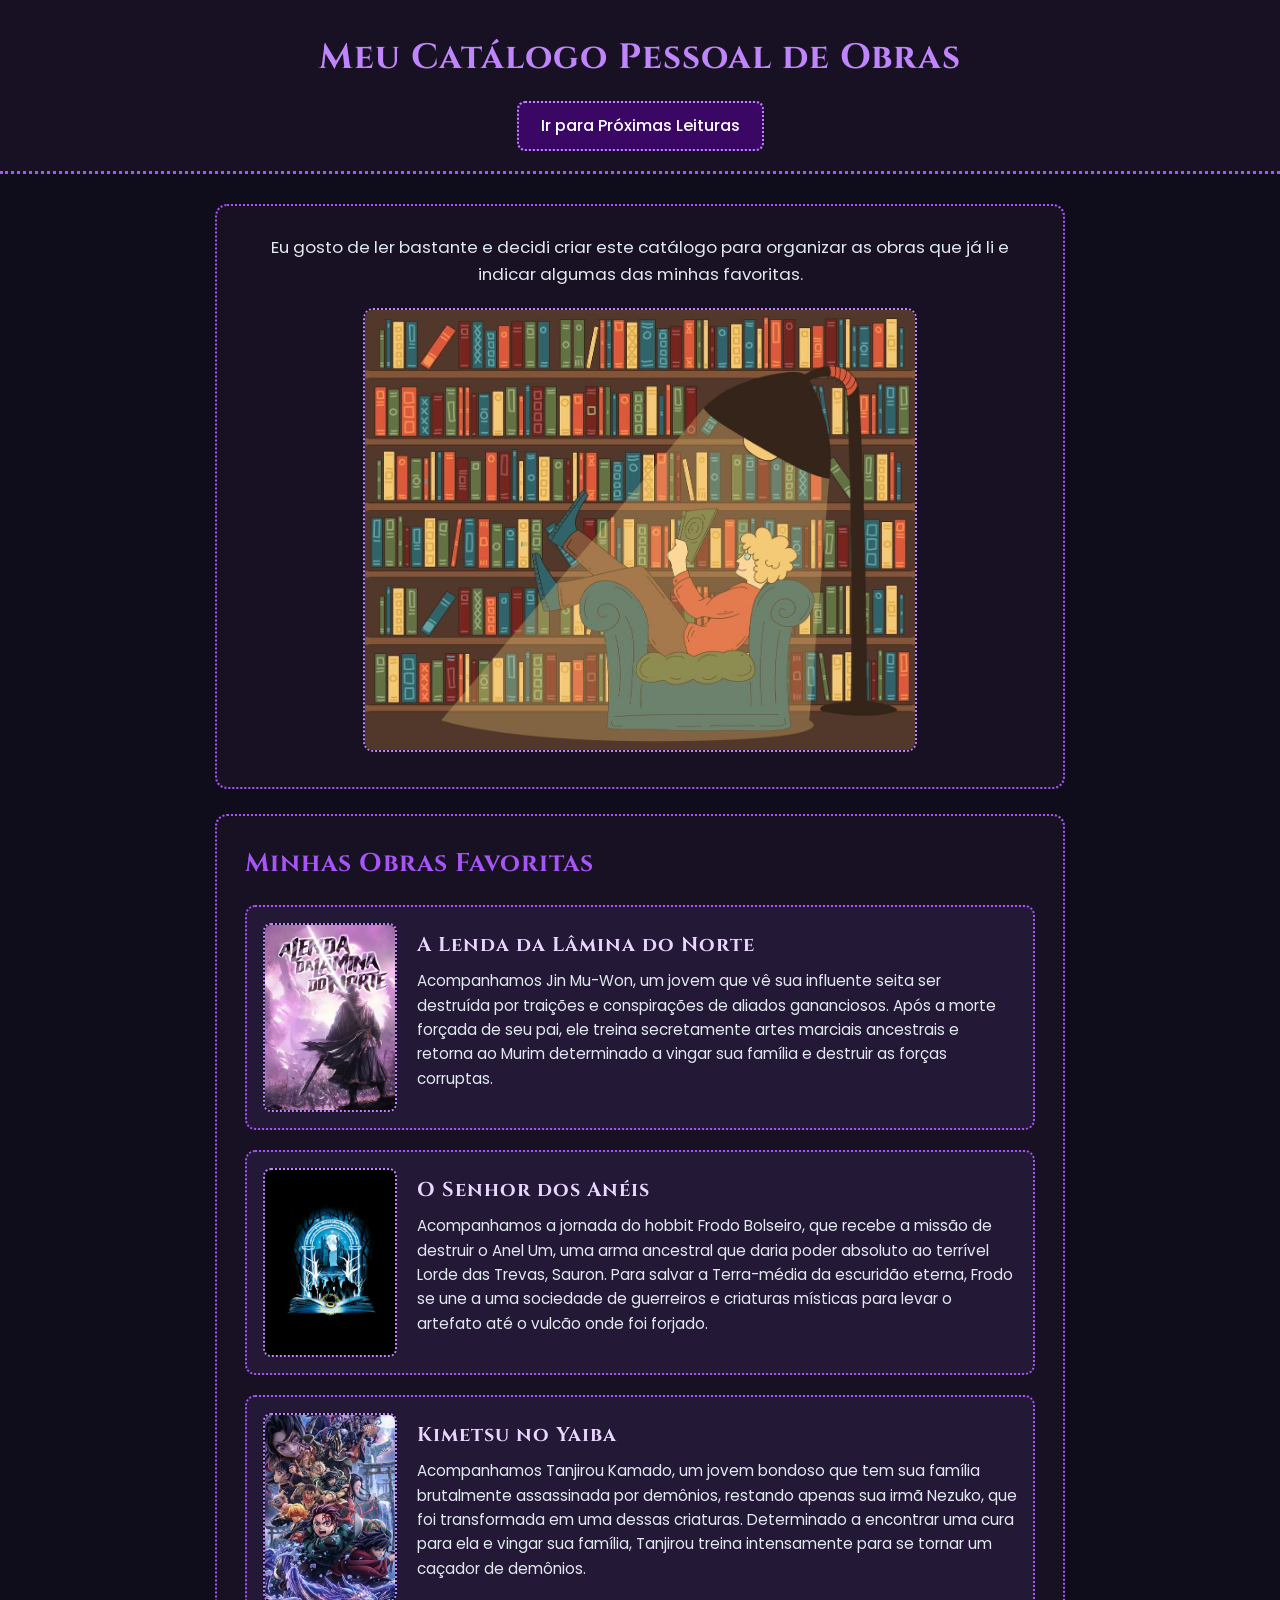
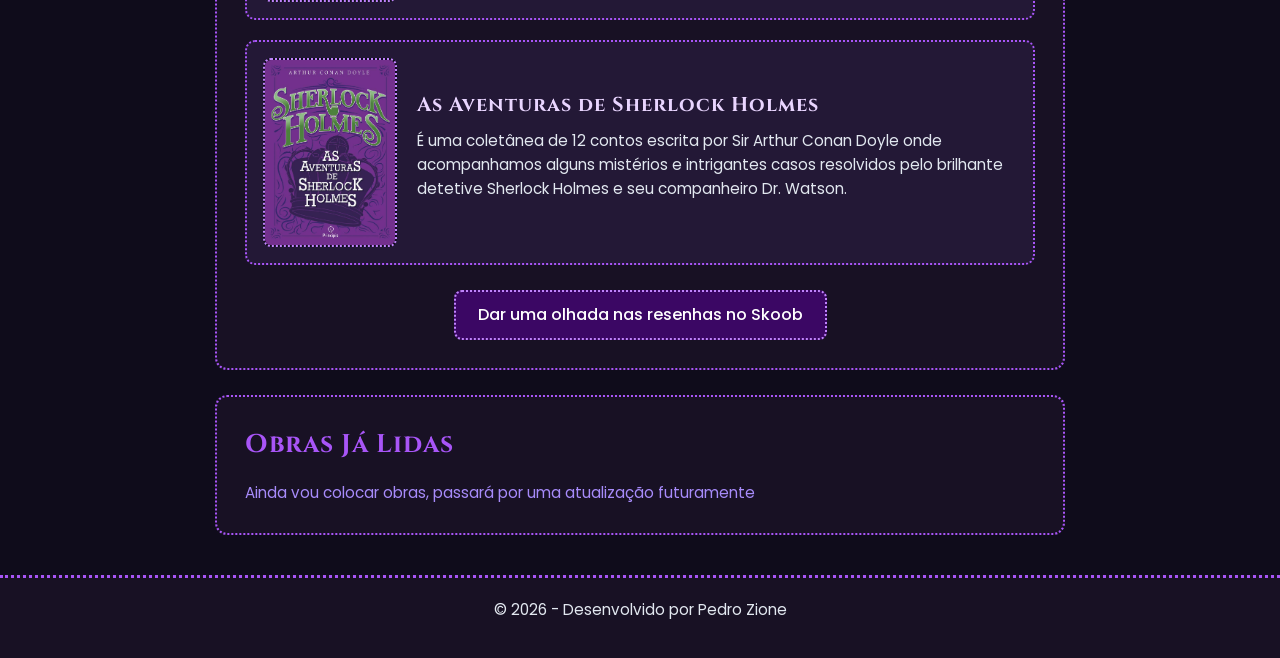
<file: meu-catalogo/index.html>
<!DOCTYPE html>
<html lang="pt-BR">
<head>
  <meta charset="UTF-8">
  <meta name="viewport" content="width=device-width, initial-scale=1.0">
  <title>Meu Catálogo de Leituras</title>
  <link rel="shortcut icon" href="favicon.ico.png" type="image/x-icon">
  
  <!--Fontes do Google -->
  <link rel="preconnect" href="https://fonts.googleapis.com">
  <link rel="preconnect" href="https://fonts.gstatic.com" crossorigin>
  <link href="https://fonts.googleapis.com/css2?family=Cinzel:wght@600;700;900&family=Poppins:wght@300;400;500;600&display=swap" rel="stylesheet">
  
  <link rel="stylesheet" href="style.css">
</head>
<body>

  <!-- Cabeçalho -->
  <header id="cabecalho-principal">
    <h1>Meu Catálogo Pessoal de Obras</h1>
    <nav class="menu-navegacao">
      <a href="proximas-leituras.html" class="link-nav">Ir para Próximas Leituras</a>
    </nav>
  </header>

  <!-- Conteúdo -->
  <main class="conteudo-principal">
    
    <section class="secao-obras">
      <p class="texto-apresentacao">
        Eu gosto de ler bastante e decidi criar este catálogo para organizar as obras que já li e indicar algumas das minhas favoritas.
      </p>

      <div class="container-imagem-topo">
        <img src="imagem.jpg" alt="Ilustração de pessoa lendo em uma biblioteca" class="imagem-topo">
      </div>
    </section>

    <!-- Obras Favoritas -->
    <section class="secao-obras">
      <h2>Minhas Obras Favoritas</h2>

      <div class="grid-obras">
        
        <!-- Obra 1 -->
        <article class="card-obra">
          <img src="lamina-do-norte.jpg" alt="A Lenda da Lâmina do Norte" class="imagem-destaque">
          <div class="info-obra">
            <h3>A Lenda da Lâmina do Norte</h3>
            <p>Acompanhamos Jin Mu-Won, um jovem que vê sua influente seita ser destruída por traições e conspirações de aliados gananciosos. Após a morte forçada de seu pai, ele treina secretamente artes marciais ancestrais e retorna ao Murim determinado a vingar sua família e destruir as forças corruptas.</p>
          </div>
        </article>

        <!-- Obra 2 -->
        <article class="card-obra">
          <img src="senhor-dos-aneis.jpg" alt="O Senhor dos Anéis" class="imagem-destaque">
          <div class="info-obra">
            <h3>O Senhor dos Anéis</h3>
            <p>Acompanhamos a jornada do hobbit Frodo Bolseiro, que recebe a missão de destruir o Anel Um, uma arma ancestral que daria poder absoluto ao terrível Lorde das Trevas, Sauron. Para salvar a Terra-média da escuridão eterna, Frodo se une a uma sociedade de guerreiros e criaturas místicas para levar o artefato até o vulcão onde foi forjado.</p>
          </div>
        </article>

        <!-- Obra 3 -->
        <article class="card-obra">
          <img src="kimetsu.jpg" alt="Kimetsu no Yaiba" class="imagem-destaque">
          <div class="info-obra">
            <h3>Kimetsu no Yaiba</h3>
            <p>Acompanhamos Tanjirou Kamado, um jovem bondoso que tem sua família brutalmente assassinada por demônios, restando apenas sua irmã Nezuko, que foi transformada em uma dessas criaturas. Determinado a encontrar uma cura para ela e vingar sua família, Tanjirou treina intensamente para se tornar um caçador de demônios.</p>
          </div>
        </article>

        <!-- Obra 4 -->
        <article class="card-obra">
          <img src="sherlock.jpg" alt="As Aventuras de Sherlock Holmes" class="imagem-destaque">
          <div class="info-obra">
            <h3>As Aventuras de Sherlock Holmes</h3>
            <p>É uma coletânea de 12 contos escrita por Sir Arthur Conan Doyle onde acompanhamos alguns mistérios e intrigantes casos resolvidos pelo brilhante detetive Sherlock Holmes e seu companheiro Dr. Watson.</p>
          </div>
        </article>

      </div>

      <!-- Link Externo -->
      <div class="p-link-externo">
        <a href="https://www.skoob.com.br" target="_blank" class="link-externo">Dar uma olhada nas resenhas no Skoob</a>
      </div>
    </section>

    <section class="secao-obras">
      <h2>Obras Já Lidas</h2>
      <p class="texto-inf">Ainda vou colocar obras, passará por uma atualização futuramente</p>
    </section>

  </main>

  <!-- Rodapé -->
  <footer class="rodape-site">
    <p>© 2026 - Desenvolvido por Pedro Zione</p>
  </footer>

</body>
</html>
</file>
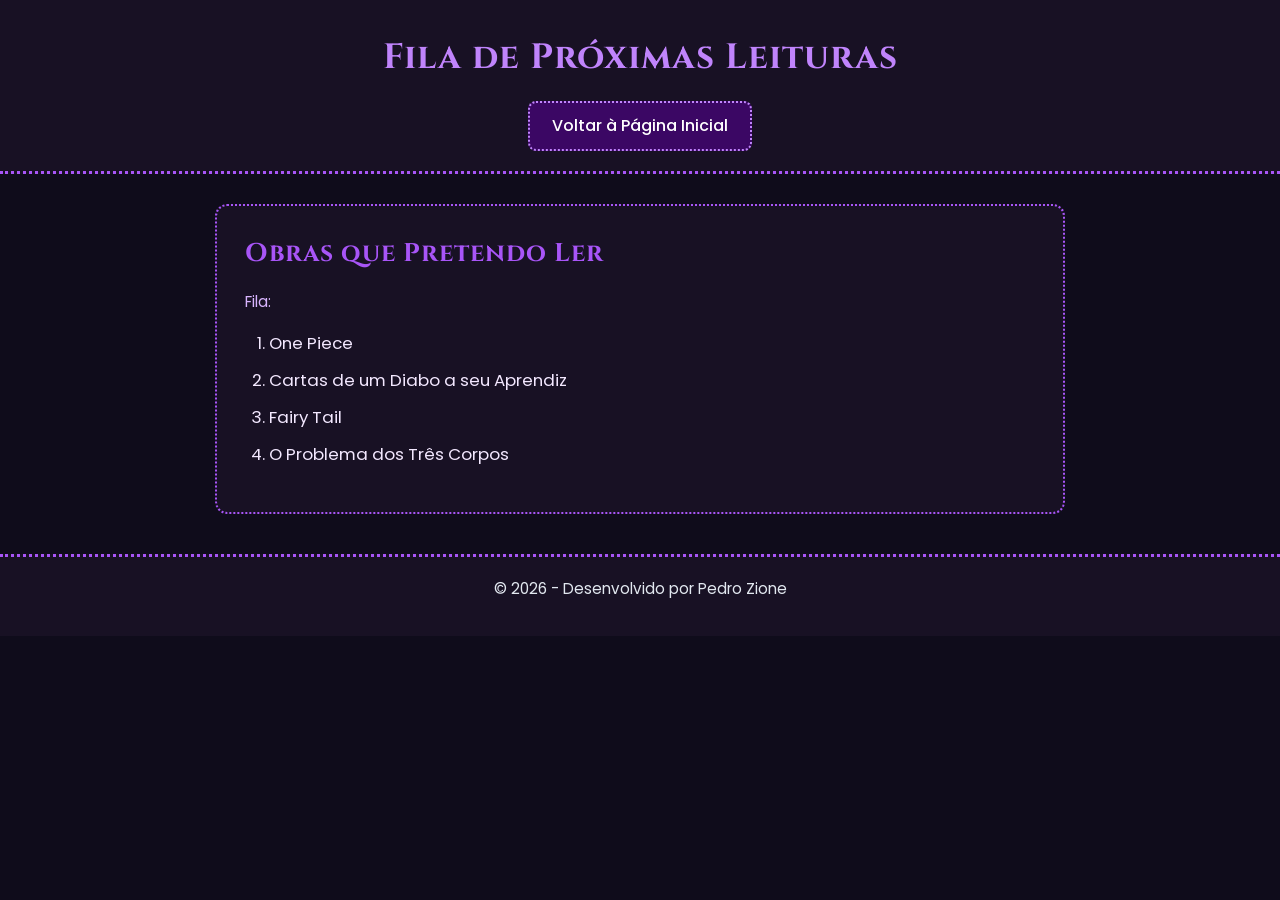
<file: meu-catalogo/proximas-leituras.html>
<!DOCTYPE html>
<html lang="pt-BR">
<head>
  <meta charset="UTF-8">
  <meta name="viewport" content="width=device-width, initial-scale=1.0">
  <title>Próximas Leituras - Meu Catálogo</title>
  <link rel="shortcut icon" href="favicon.ico.png" type="image/x-icon">
  
  <!-- Fontes do Google -->
  <link rel="preconnect" href="https://fonts.googleapis.com">
  <link rel="preconnect" href="https://fonts.gstatic.com" crossorigin>
  <link href="https://fonts.googleapis.com/css2?family=Cinzel:wght@600;700;900&family=Poppins:wght@300;400;500;600&display=swap" rel="stylesheet">
  
  <link rel="stylesheet" href="style.css">
</head>
<body>

  <header id="cabecalho-principal">
    <h1>Fila de Próximas Leituras</h1>
    <nav class="menu-navegacao">
      <a href="index.html" class="link-nav">Voltar à Página Inicial</a>
    </nav>
  </header>

  <main class="conteudo-principal">
    <section class="secao-obras">
      <h2 id="proximos">Obras que Pretendo Ler</h2>
      <p class="subtitulo-lista">Fila:</p>

      <ol class="lista-proximos">
        <li>One Piece</li>
        <li>Cartas de um Diabo a seu Aprendiz</li>
        <li>Fairy Tail</li>
        <li>O Problema dos Três Corpos</li>
      </ol>
    </section>
  </main>

  <footer class="rodape-site">
    <p>© 2026 - Desenvolvido por Pedro Zione</p>
  </footer>

</body>
</html>
</file>
<file: meu-catalogo/style.css>
body {
    background-color: #0f0c1b;
    color: #f3e8ff;
    font-family: 'Poppins', sans-serif; 
    line-height: 1.6;
    margin: 0;
    padding: 0;
  }
  
  /* Fonte dos Títulos */
  h1, h2, h3 {
    font-family: 'Cinzel', serif;
    letter-spacing: 1px;
  }
  
  h1 {
    color: #c084fc;
    text-align: center;
    font-size: 2.2rem;
    font-weight: 700;
    margin: 0 0 15px 0;
  }
  
  h2 {
    color: #a855f7;
    font-size: 1.6rem;
    margin-top: 0;
    margin-bottom: 15px;
  }
  
  h3 {
    color: #e9d5ff;
    font-size: 1.25rem;
    margin-top: 0;
    margin-bottom: 8px;
  }
  
  p {
    margin-top: 0;
    font-size: 0.95rem;
    color: #e2e8f0;
  }
  
  #cabecalho-principal {
    background-color: #181124;
    padding: 30px 20px 20px 20px;
    margin-bottom: 30px;
    border-bottom: 3px dotted #a855f7;
  }
  
  .conteudo-principal {
    max-width: 850px;
    margin: 0 auto;
    padding: 0 20px;
  }
  
  .secao-obras {
    background-color: #181124;
    padding: 28px;
    margin-bottom: 25px;
    border: 2px dotted #a855f7;
    border-radius: 12px;
  }
  
  /* Navegação e Botões */
  .menu-navegacao {
    text-align: center;
    margin-top: 15px;
  }
  
  .link-nav, .link-externo {
    font-family: 'Poppins', sans-serif;
    color: #ffffff;
    font-weight: 500;
    text-decoration: none;
    background-color: #3b0764;
    padding: 10px 22px;
    display: inline-block;
    border: 2px dotted #c084fc;
    border-radius: 8px;
    transition: all 0.3s ease;
  }
  
  .link-nav:hover, .link-externo:hover {
    background-color: #a855f7;
    color: #0f0c1b;
  }
  
  /* Imagem (Biblioteca) */
  .container-imagem-topo {
    text-align: center;
    margin-top: 20px;
  }
  
  .imagem-topo {
    width: 100%;
    max-width: 550px;
    height: auto;
    border: 2px dotted #c084fc;
    border-radius: 10px;
  }
  
  /* Layout das Obras em Cards */
  .grid-obras {
    display: flex;
    flex-direction: column;
    gap: 20px;
    margin: 20px 0;
  }
  
  .card-obra {
    display: flex;
    flex-direction: row;
    align-items: center;
    background-color: #231836;
    padding: 16px;
    border: 2px dotted #a855f7;
    border-radius: 10px;
    gap: 20px;
  }
  
  .info-obra {
    flex: 1;
  }
  
  .imagem-destaque {
    width: 130px;
    height: 185px;
    object-fit: cover;
    border: 2px dotted #c084fc;
    border-radius: 8px;
    background-color: #0f0c1b;
  }
  
  .texto-apresentacao {
    font-size: 1.05rem;
    text-align: center;
    margin: 0;
  }
  
  .subtitulo-lista {
    color: #d8b4fe;
    margin-bottom: 15px;
  }
  
  .lista-proximos {
    list-style-type: decimal;
    padding-left: 24px;
  }
  
  .lista-proximos li {
    margin-bottom: 10px;
    font-size: 1.05rem;
    color: #f3e8ff;
  }
  
  .p-link-externo {
    text-align: center;
    margin-top: 25px;
  }
  
  .texto-inf {
    color: #a78bfa;
    margin: 0;
  }
  
  /* Rodapé */
  .rodape-site {
    text-align: center;
    padding: 20px;
    background-color: #181124;
    margin-top: 40px;
    border-top: 3px dotted #a855f7;
    color: #c084fc;
    font-size: 0.95rem;
  }
  
  @media (max-width: 600px) {
    .card-obra {
      flex-direction: column;
      text-align: center;
    }
  }
</file>
